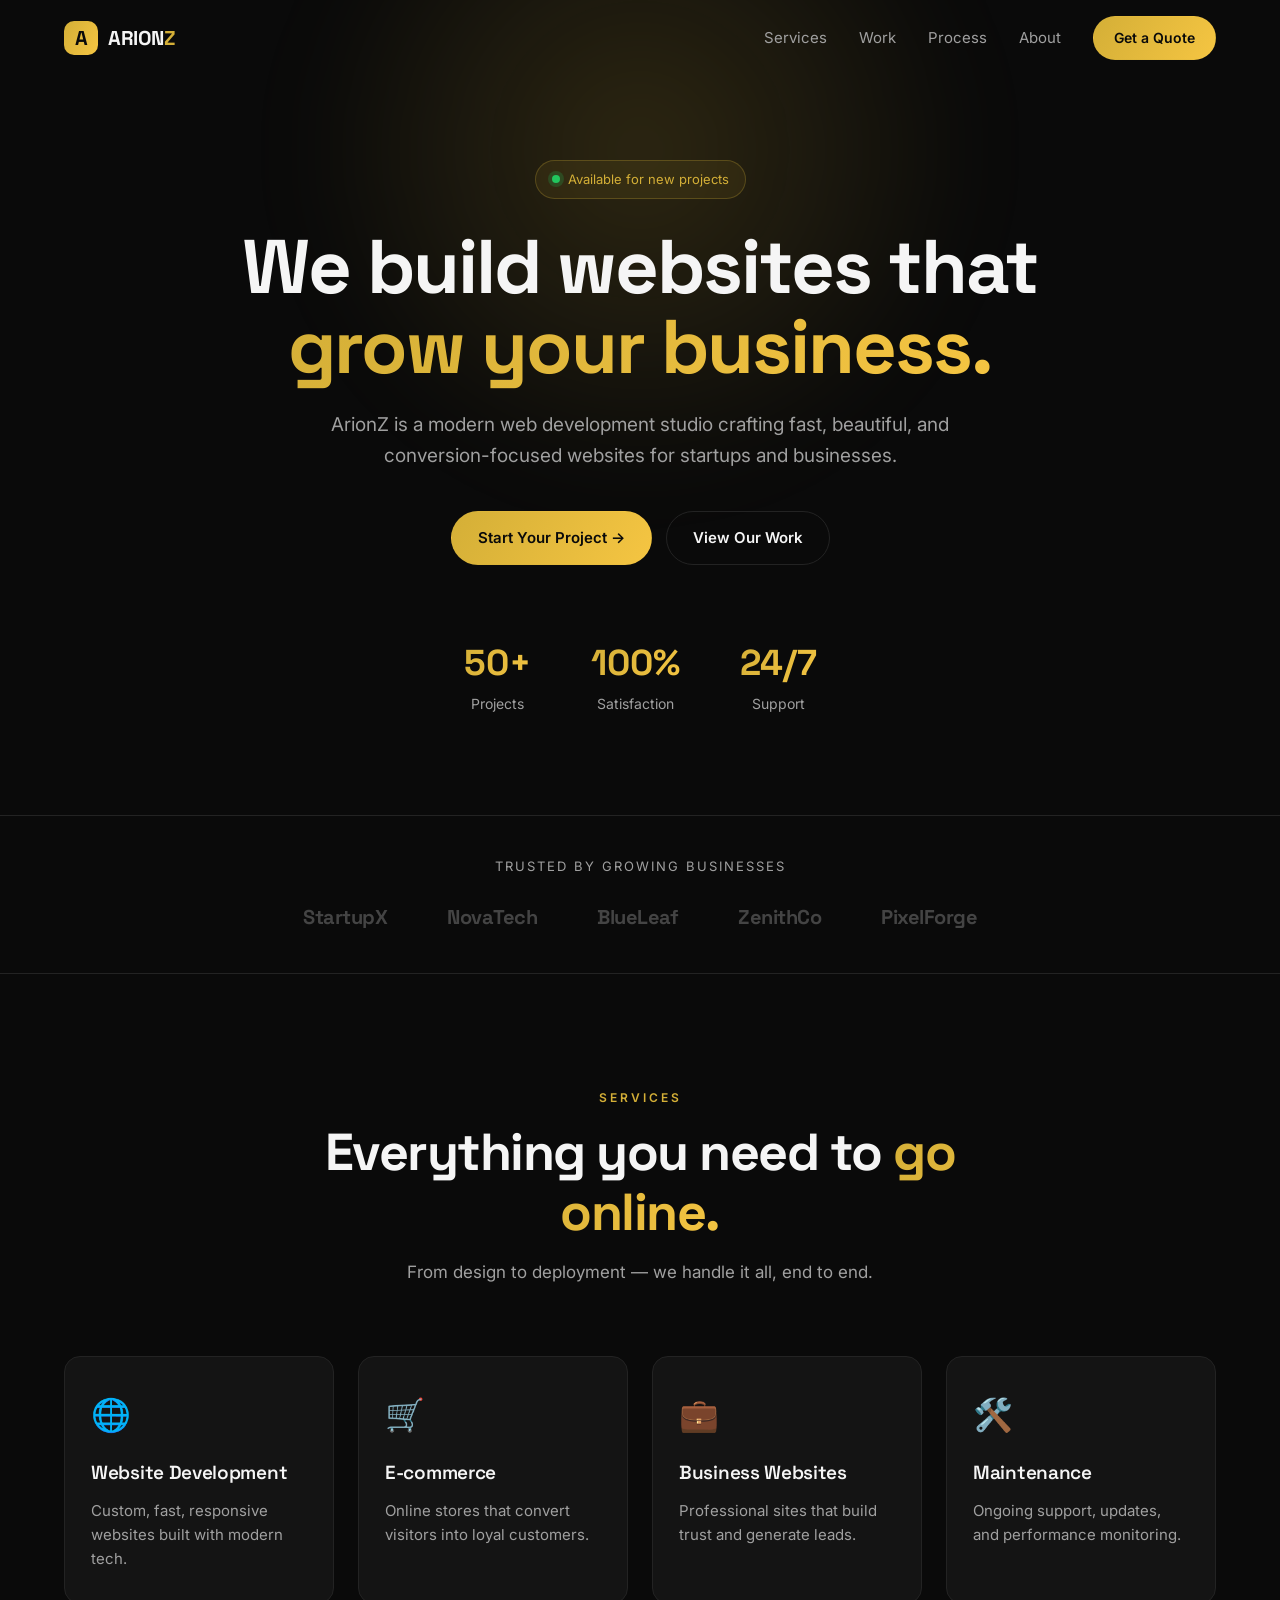
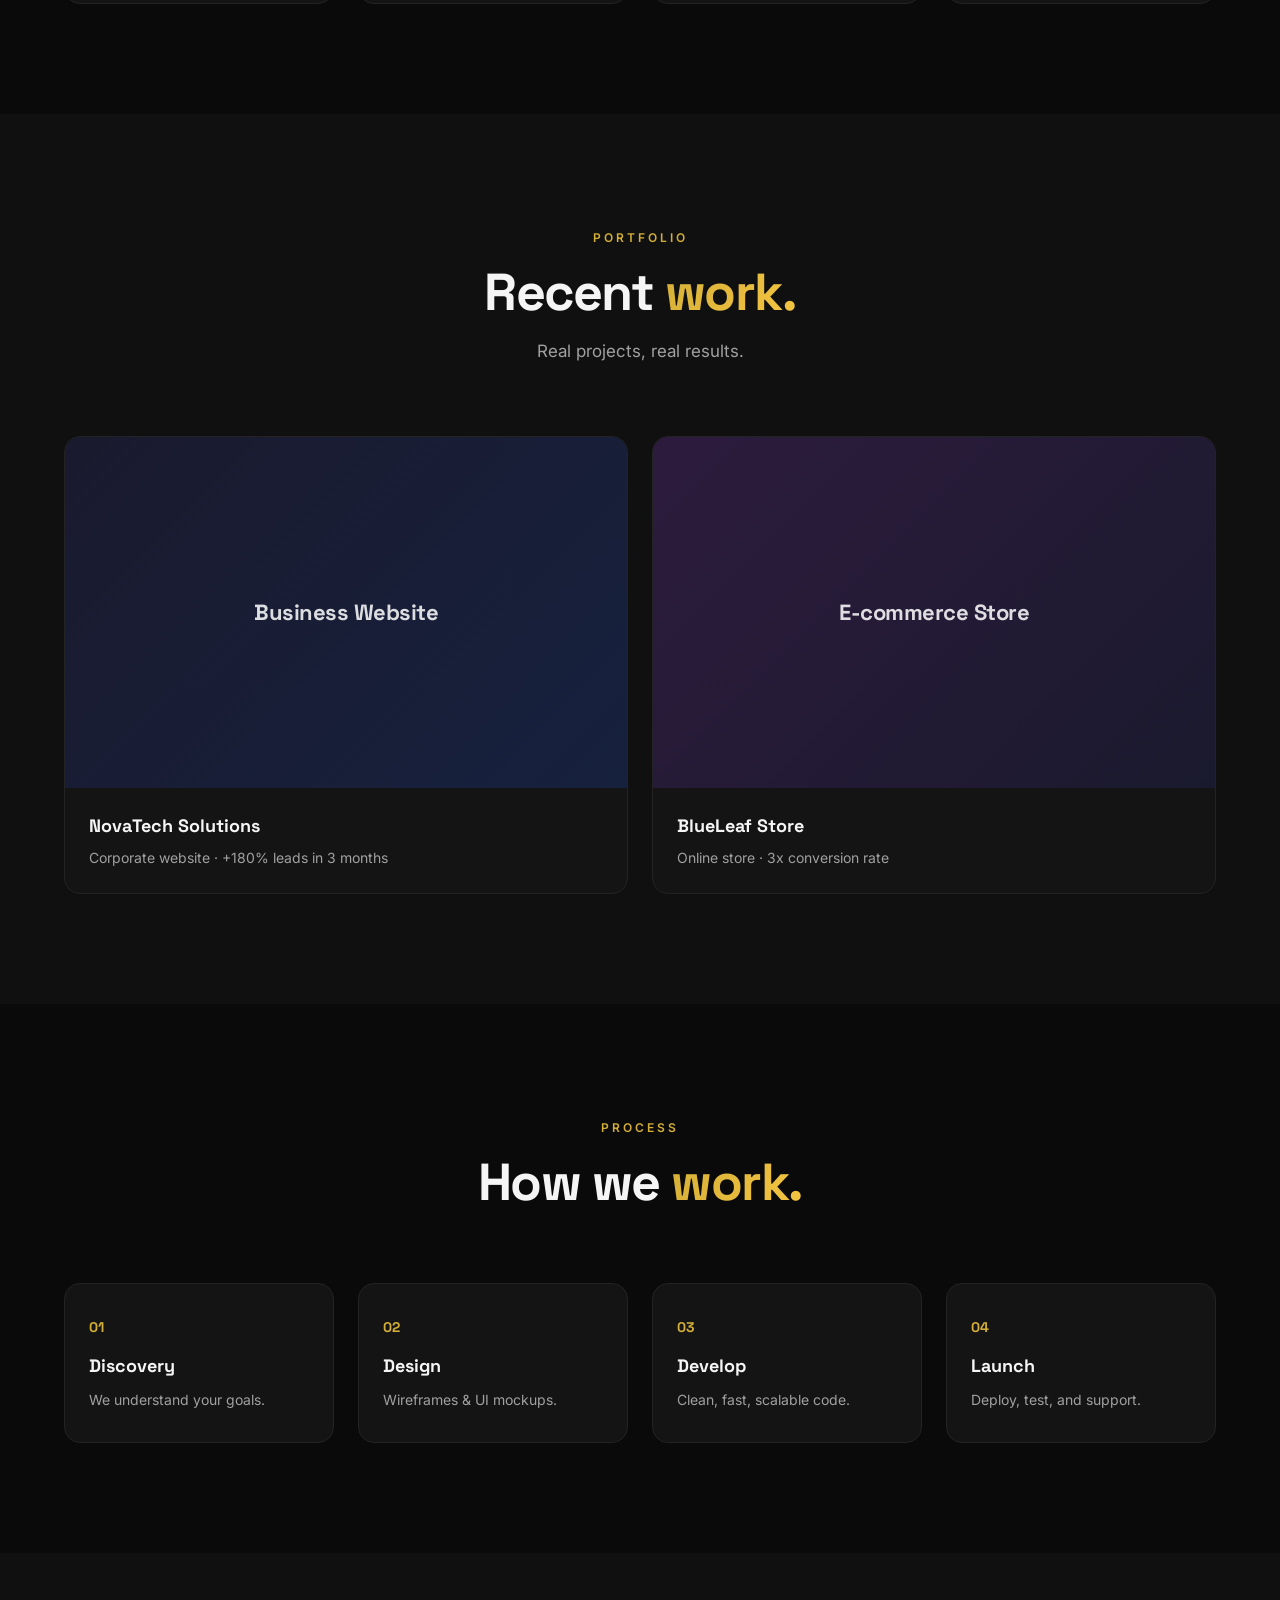
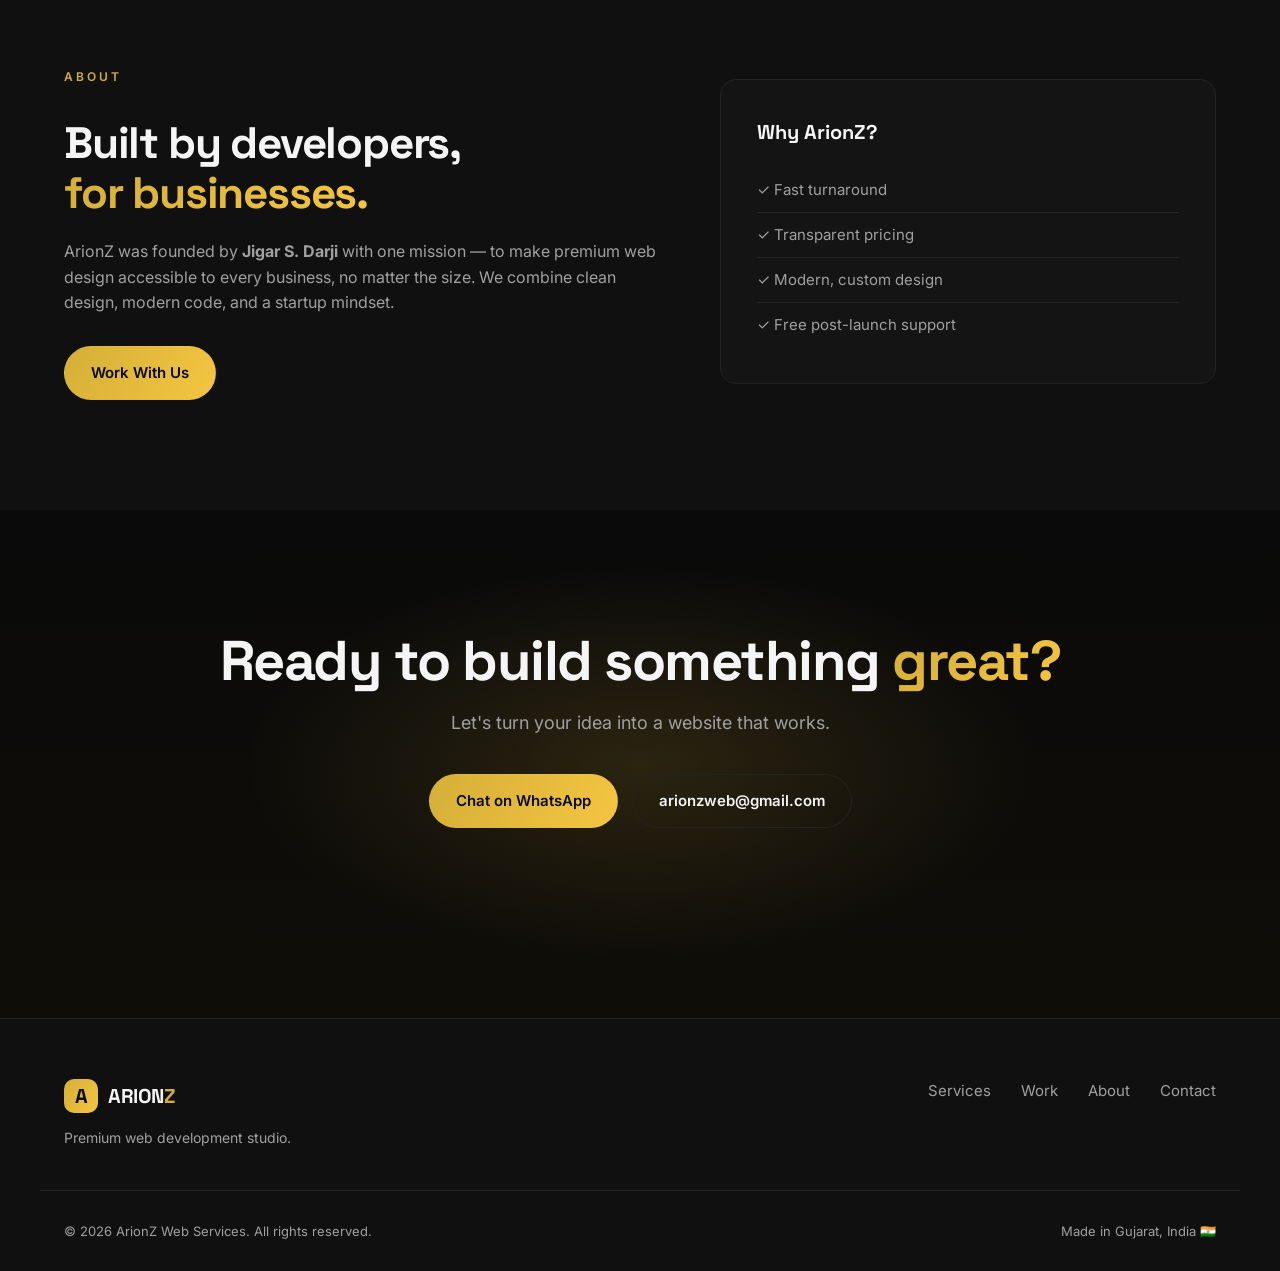
<file: index.html>
<!DOCTYPE html>
<html lang="en">
<head>
  <meta charset="UTF-8" />
  <meta name="viewport" content="width=device-width, initial-scale=1.0" />
  <title>ArionZ — Premium Web Development Agency</title>
  <meta name="description" content="ArionZ builds fast, modern, conversion-focused websites for startups and businesses." />
  <link rel="preconnect" href="https://fonts.googleapis.com" />
  <link rel="preconnect" href="https://fonts.gstatic.com" crossorigin />
  <link href="https://fonts.googleapis.com/css2?family=Inter:wght@400;500;600;700;800&family=Space+Grotesk:wght@500;700&display=swap" rel="stylesheet" />
  <link rel="stylesheet" href="style.css" />
</head>
<body>

  <!-- ===== NAVBAR ===== -->
  <header class="nav" id="nav">
    <div class="container nav-inner">
      <a href="index.html" class="logo">
        <span class="logo-mark">A</span>
        <span class="logo-text">ARION<span class="gold">Z</span></span>
      </a>
      <nav class="nav-links" id="navLinks">
        <a href="#services">Services</a>
        <a href="#work">Work</a>
        <a href="#process">Process</a>
        <a href="#about">About</a>
        <a href="#contact" class="btn btn-primary">Get a Quote</a>
      </nav>
      <button class="menu-btn" id="menuBtn" aria-label="Menu">
        <span></span><span></span><span></span>
      </button>
    </div>
  </header>

  <!-- ===== HERO ===== -->
  <section class="hero">
    <div class="hero-glow"></div>
    <div class="container hero-inner">
      <div class="badge reveal">
        <span class="dot"></span> Available for new projects
      </div>
      <h1 class="reveal">
        We build websites that<br />
        <span class="gradient-text">grow your business.</span>
      </h1>
      <p class="hero-sub reveal">
        ArionZ is a modern web development studio crafting fast, beautiful,
        and conversion-focused websites for startups and businesses.
      </p>
      <div class="hero-cta reveal">
        <a href="#contact" class="btn btn-primary">Start Your Project →</a>
        <a href="#work" class="btn btn-ghost">View Our Work</a>
      </div>
      <div class="hero-stats reveal">
        <div><strong>50+</strong><span>Projects</span></div>
        <div><strong>100%</strong><span>Satisfaction</span></div>
        <div><strong>24/7</strong><span>Support</span></div>
      </div>
    </div>
  </section>

  <!-- ===== TRUSTED BY ===== -->
  <section class="trusted">
    <div class="container">
      <p class="trusted-label">Trusted by growing businesses</p>
      <div class="trusted-logos">
        <span>StartupX</span>
        <span>NovaTech</span>
        <span>BlueLeaf</span>
        <span>ZenithCo</span>
        <span>PixelForge</span>
      </div>
    </div>
  </section>

  <!-- ===== SERVICES ===== -->
  <section class="section" id="services">
    <div class="container">
      <div class="section-head reveal">
        <span class="eyebrow">Services</span>
        <h2>Everything you need to <span class="gradient-text">go online.</span></h2>
        <p>From design to deployment — we handle it all, end to end.</p>
      </div>
      <div class="grid grid-4">
        <div class="card reveal">
          <div class="card-icon">🌐</div>
          <h3>Website Development</h3>
          <p>Custom, fast, responsive websites built with modern tech.</p>
        </div>
        <div class="card reveal">
          <div class="card-icon">🛒</div>
          <h3>E-commerce</h3>
          <p>Online stores that convert visitors into loyal customers.</p>
        </div>
        <div class="card reveal">
          <div class="card-icon">💼</div>
          <h3>Business Websites</h3>
          <p>Professional sites that build trust and generate leads.</p>
        </div>
        <div class="card reveal">
          <div class="card-icon">🛠️</div>
          <h3>Maintenance</h3>
          <p>Ongoing support, updates, and performance monitoring.</p>
        </div>
      </div>
    </div>
  </section>

  <!-- ===== WORK ===== -->
  <section class="section section-alt" id="work">
    <div class="container">
      <div class="section-head reveal">
        <span class="eyebrow">Portfolio</span>
        <h2>Recent <span class="gradient-text">work.</span></h2>
        <p>Real projects, real results.</p>
      </div>
      <div class="grid grid-2">
        <a href="#" class="work-card reveal">
          <div class="work-thumb" style="background:linear-gradient(135deg,#1a1a2e,#16213e);">
            <span>Business Website</span>
          </div>
          <div class="work-info">
            <h3>NovaTech Solutions</h3>
            <p>Corporate website · +180% leads in 3 months</p>
          </div>
        </a>
        <a href="#" class="work-card reveal">
          <div class="work-thumb" style="background:linear-gradient(135deg,#2d1b3d,#1a1a2e);">
            <span>E-commerce Store</span>
          </div>
          <div class="work-info">
            <h3>BlueLeaf Store</h3>
            <p>Online store · 3x conversion rate</p>
          </div>
        </a>
      </div>
    </div>
  </section>

  <!-- ===== PROCESS ===== -->
  <section class="section" id="process">
    <div class="container">
      <div class="section-head reveal">
        <span class="eyebrow">Process</span>
        <h2>How we <span class="gradient-text">work.</span></h2>
      </div>
      <div class="grid grid-4 process-grid">
        <div class="process-step reveal"><span class="step-num">01</span><h3>Discovery</h3><p>We understand your goals.</p></div>
        <div class="process-step reveal"><span class="step-num">02</span><h3>Design</h3><p>Wireframes & UI mockups.</p></div>
        <div class="process-step reveal"><span class="step-num">03</span><h3>Develop</h3><p>Clean, fast, scalable code.</p></div>
        <div class="process-step reveal"><span class="step-num">04</span><h3>Launch</h3><p>Deploy, test, and support.</p></div>
      </div>
    </div>
  </section>

  <!-- ===== ABOUT ===== -->
  <section class="section section-alt" id="about">
    <div class="container about-grid">
      <div class="reveal">
        <span class="eyebrow">About</span>
        <h2>Built by developers,<br /><span class="gradient-text">for businesses.</span></h2>
        <p>
          ArionZ was founded by <strong>Jigar S. Darji</strong> with one mission —
          to make premium web design accessible to every business, no matter the size.
          We combine clean design, modern code, and a startup mindset.
        </p>
        <a href="#contact" class="btn btn-primary">Work With Us</a>
      </div>
      <div class="about-card reveal">
        <h3>Why ArionZ?</h3>
        <ul>
          <li>✓ Fast turnaround</li>
          <li>✓ Transparent pricing</li>
          <li>✓ Modern, custom design</li>
          <li>✓ Free post-launch support</li>
        </ul>
      </div>
    </div>
  </section>

  <!-- ===== CTA ===== -->
  <section class="cta-section" id="contact">
    <div class="container cta-inner reveal">
      <h2>Ready to build something <span class="gradient-text">great?</span></h2>
      <p>Let's turn your idea into a website that works.</p>
      <div class="hero-cta">
        <a href="https://wa.me/919904116424" class="btn btn-primary">Chat on WhatsApp</a>
        <a href="mailto:arionzweb@gmail.com" class="btn btn-ghost">arionzweb@gmail.com</a>
      </div>
    </div>
  </section>

  <!-- ===== FOOTER ===== -->
  <footer class="footer">
    <div class="container footer-inner">
      <div>
        <div class="logo">
          <span class="logo-mark">A</span>
          <span class="logo-text">ARION<span class="gold">Z</span></span>
        </div>
        <p class="footer-tag">Premium web development studio.</p>
      </div>
      <div class="footer-links">
        <a href="#services">Services</a>
        <a href="#work">Work</a>
        <a href="#about">About</a>
        <a href="#contact">Contact</a>
      </div>
    </div>
    <div class="container footer-bottom">
      <p>© 2026 ArionZ Web Services. All rights reserved.</p>
      <p>Made in Gujarat, India 🇮🇳</p>
    </div>
  </footer>

  <script src="script.js"></script>
</body>
</html>
</file>
<file: style.css>
/* ===== RESET & VARIABLES ===== */
*, *::before, *::after { margin: 0; padding: 0; box-sizing: border-box; }

:root {
  --bg: #0a0a0a;
  --bg-alt: #101010;
  --card: #141414;
  --border: #232323;
  --text: #f5f5f5;
  --muted: #a0a0a0;
  --gold: #d4af37;
  --accent1: #d4af37;
  --accent2: #f5c542;
  --radius: 16px;
  --font: 'Inter', system-ui, -apple-system, sans-serif;
  --font-display: 'Space Grotesk', 'Inter', sans-serif;
}

html { scroll-behavior: smooth; }

body {
  background: var(--bg);
  color: var(--text);
  font-family: var(--font);
  line-height: 1.6;
  -webkit-font-smoothing: antialiased;
  overflow-x: hidden;
}

a { color: inherit; text-decoration: none; }
img { max-width: 100%; display: block; }

.container {
  max-width: 1200px;
  margin: 0 auto;
  padding: 0 24px;
}

.gold { color: var(--gold); }

.gradient-text {
  background: linear-gradient(120deg, var(--accent1), var(--accent2));
  -webkit-background-clip: text;
  background-clip: text;
  -webkit-text-fill-color: transparent;
}

/* ===== BUTTONS ===== */
.btn {
  display: inline-flex;
  align-items: center;
  gap: 8px;
  padding: 14px 26px;
  border-radius: 100px;
  font-weight: 600;
  font-size: 15px;
  transition: all 0.3s cubic-bezier(0.4, 0, 0.2, 1);
  cursor: pointer;
  border: 1px solid transparent;
}

.btn-primary {
  background: linear-gradient(120deg, var(--accent1), var(--accent2));
  color: #0a0a0a;
}
.btn-primary:hover {
  transform: translateY(-2px);
  box-shadow: 0 12px 32px rgba(212, 175, 55, 0.35);
}

.btn-ghost {
  background: transparent;
  border: 1px solid var(--border);
  color: var(--text);
}
.btn-ghost:hover {
  border-color: var(--gold);
  background: rgba(212, 175, 55, 0.05);
}

/* ===== NAVBAR ===== */
.nav {
  position: fixed;
  top: 0; left: 0; right: 0;
  z-index: 1000;
  padding: 16px 0;
  transition: all 0.3s ease;
}
.nav.scrolled {
  background: rgba(10, 10, 10, 0.75);
  backdrop-filter: blur(20px);
  -webkit-backdrop-filter: blur(20px);
  border-bottom: 1px solid var(--border);
  padding: 12px 0;
}
.nav-inner {
  display: flex;
  align-items: center;
  justify-content: space-between;
}

.logo { display: flex; align-items: center; gap: 10px; font-family: var(--font-display); font-weight: 700; font-size: 20px; letter-spacing: -0.5px; }
.logo-mark {
  width: 34px; height: 34px;
  display: grid; place-items: center;
  background: linear-gradient(120deg, var(--accent1), var(--accent2));
  color: #0a0a0a;
  border-radius: 10px;
  font-weight: 800;
}

.nav-links { display: flex; align-items: center; gap: 32px; }
.nav-links a { font-size: 15px; color: var(--muted); transition: color 0.2s; }
.nav-links a:hover { color: var(--text); }
.nav-links .btn { color: #0a0a0a; padding: 10px 20px; font-size: 14px; }
.nav-links .btn:hover { color: #0a0a0a; }

.menu-btn {
  display: none;
  background: none; border: none; cursor: pointer;
  flex-direction: column; gap: 5px;
}
.menu-btn span { width: 24px; height: 2px; background: var(--text); border-radius: 2px; transition: 0.3s; }

/* ===== HERO ===== */
.hero {
  position: relative;
  padding: 160px 0 100px;
  text-align: center;
  overflow: hidden;
}
.hero-glow {
  position: absolute;
  top: -200px; left: 50%;
  transform: translateX(-50%);
  width: 700px; height: 700px;
  background: radial-gradient(circle, rgba(212,175,55,0.18), transparent 70%);
  pointer-events: none;
  filter: blur(40px);
}

.badge {
  display: inline-flex;
  align-items: center;
  gap: 8px;
  padding: 8px 16px;
  background: rgba(212, 175, 55, 0.08);
  border: 1px solid rgba(212, 175, 55, 0.25);
  border-radius: 100px;
  font-size: 13px;
  color: var(--gold);
  margin-bottom: 28px;
}
.badge .dot {
  width: 8px; height: 8px;
  background: #22c55e;
  border-radius: 50%;
  box-shadow: 0 0 0 4px rgba(34,197,94,0.2);
  animation: pulse 2s infinite;
}
@keyframes pulse {
  0%, 100% { opacity: 1; }
  50% { opacity: 0.5; }
}

.hero h1 {
  font-family: var(--font-display);
  font-size: clamp(40px, 7vw, 76px);
  font-weight: 700;
  line-height: 1.05;
  letter-spacing: -2px;
  margin-bottom: 24px;
}

.hero-sub {
  font-size: clamp(16px, 2vw, 19px);
  color: var(--muted);
  max-width: 620px;
  margin: 0 auto 40px;
}

.hero-cta { display: flex; gap: 14px; justify-content: center; flex-wrap: wrap; margin-bottom: 70px; }

.hero-stats {
  display: flex;
  justify-content: center;
  gap: 60px;
  flex-wrap: wrap;
}
.hero-stats div { display: flex; flex-direction: column; }
.hero-stats strong {
  font-family: var(--font-display);
  font-size: 36px;
  font-weight: 700;
  background: linear-gradient(120deg, var(--accent1), var(--accent2));
  -webkit-background-clip: text; background-clip: text;
  -webkit-text-fill-color: transparent;
}
.hero-stats span { font-size: 14px; color: var(--muted); }

/* ===== TRUSTED ===== */
.trusted { padding: 40px 0; border-top: 1px solid var(--border); border-bottom: 1px solid var(--border); }
.trusted-label { text-align: center; color: var(--muted); font-size: 13px; letter-spacing: 2px; text-transform: uppercase; margin-bottom: 24px; }
.trusted-logos {
  display: flex; justify-content: center; gap: 60px; flex-wrap: wrap;
  font-family: var(--font-display); font-weight: 700; font-size: 20px;
  color: #444; letter-spacing: -0.5px;
}

/* ===== SECTIONS ===== */
.section { padding: 110px 0; }
.section-alt { background: var(--bg-alt); }

.section-head { text-align: center; max-width: 700px; margin: 0 auto 70px; }
.eyebrow {
  display: inline-block;
  font-size: 12px; font-weight: 600;
  letter-spacing: 3px; text-transform: uppercase;
  color: var(--gold);
  margin-bottom: 16px;
}
.section-head h2 {
  font-family: var(--font-display);
  font-size: clamp(32px, 4.5vw, 52px);
  font-weight: 700;
  letter-spacing: -1.5px;
  line-height: 1.15;
  margin-bottom: 16px;
}
.section-head p { color: var(--muted); font-size: 17px; }

/* ===== GRID & CARDS ===== */
.grid { display: grid; gap: 24px; }
.grid-2 { grid-template-columns: repeat(2, 1fr); }
.grid-4 { grid-template-columns: repeat(4, 1fr); }

.card {
  background: var(--card);
  border: 1px solid var(--border);
  border-radius: var(--radius);
  padding: 32px 26px;
  transition: all 0.35s cubic-bezier(0.4, 0, 0.2, 1);
}
.card:hover {
  transform: translateY(-6px);
  border-color: rgba(212, 175, 55, 0.4);
  box-shadow: 0 20px 40px rgba(0,0,0,0.4);
}
.card-icon { font-size: 32px; margin-bottom: 18px; }
.card h3 { font-family: var(--font-display); font-size: 19px; font-weight: 600; margin-bottom: 10px; letter-spacing: -0.3px; }
.card p { color: var(--muted); font-size: 15px; }

/* ===== WORK ===== */
.work-card {
  display: block;
  border-radius: var(--radius);
  overflow: hidden;
  border: 1px solid var(--border);
  background: var(--card);
  transition: all 0.35s ease;
}
.work-card:hover { transform: translateY(-6px); border-color: rgba(212,175,55,0.4); }
.work-thumb {
  aspect-ratio: 16/10;
  display: grid; place-items: center;
  font-family: var(--font-display); font-weight: 700; font-size: 22px;
  color: rgba(255,255,255,0.85);
  letter-spacing: -0.5px;
}
.work-info { padding: 24px; }
.work-info h3 { font-family: var(--font-display); font-size: 18px; margin-bottom: 6px; }
.work-info p { color: var(--muted); font-size: 14px; }

/* ===== PROCESS ===== */
.process-grid { position: relative; }
.process-step {
  padding: 30px 24px;
  border: 1px solid var(--border);
  border-radius: var(--radius);
  background: var(--card);
  transition: 0.3s;
}
.process-step:hover { border-color: rgba(212,175,55,0.4); }
.step-num {
  display: inline-block;
  font-family: var(--font-display);
  font-size: 14px; font-weight: 700;
  color: var(--gold);
  margin-bottom: 14px;
}
.process-step h3 { font-family: var(--font-display); font-size: 18px; margin-bottom: 8px; }
.process-step p { color: var(--muted); font-size: 14px; }

/* ===== ABOUT ===== */
.about-grid { display: grid; grid-template-columns: 1.2fr 1fr; gap: 60px; align-items: center; }
.about-grid h2 {
  font-family: var(--font-display);
  font-size: clamp(30px, 4vw, 44px);
  font-weight: 700;
  letter-spacing: -1.2px;
  line-height: 1.15;
  margin: 16px 0 20px;
}
.about-grid p { color: var(--muted); font-size: 16px; margin-bottom: 30px; }
.about-card {
  background: var(--card);
  border: 1px solid var(--border);
  border-radius: var(--radius);
  padding: 36px;
}
.about-card h3 { font-family: var(--font-display); font-size: 20px; margin-bottom: 20px; }
.about-card ul { list-style: none; }
.about-card li { padding: 10px 0; color: var(--muted); font-size: 15px; border-bottom: 1px solid var(--border); }
.about-card li:last-child { border-bottom: none; }

/* ===== CTA ===== */
.cta-section {
  padding: 120px 0;
  background: linear-gradient(180deg, var(--bg), #0f0d08);
  text-align: center;
  position: relative;
  overflow: hidden;
}
.cta-section::before {
  content: '';
  position: absolute;
  top: 50%; left: 50%;
  transform: translate(-50%, -50%);
  width: 800px; height: 400px;
  background: radial-gradient(ellipse, rgba(212,175,55,0.15), transparent 70%);
  pointer-events: none;
}
.cta-inner { position: relative; }
.cta-section h2 {
  font-family: var(--font-display);
  font-size: clamp(32px, 5vw, 56px);
  font-weight: 700;
  letter-spacing: -1.5px;
  line-height: 1.1;
  margin-bottom: 18px;
}
.cta-section p { color: var(--muted); font-size: 18px; margin-bottom: 36px; }

/* ===== FOOTER ===== */
.footer { padding: 60px 0 30px; border-top: 1px solid var(--border); background: var(--bg-alt); }
.footer-inner { display: flex; justify-content: space-between; align-items: flex-start; gap: 40px; flex-wrap: wrap; margin-bottom: 40px; }
.footer-tag { color: var(--muted); font-size: 14px; margin-top: 14px; }
.footer-links { display: flex; gap: 30px; flex-wrap: wrap; }
.footer-links a { color: var(--muted); font-size: 15px; transition: color 0.2s; }
.footer-links a:hover { color: var(--gold); }
.footer-bottom {
  display: flex; justify-content: space-between; flex-wrap: wrap; gap: 10px;
  padding-top: 30px; border-top: 1px solid var(--border);
  color: var(--muted); font-size: 13px;
}

/* ===== REVEAL ANIMATION ===== */
.reveal {
  opacity: 0;
  transform: translateY(30px);
  transition: opacity 0.8s cubic-bezier(0.4,0,0.2,1), transform 0.8s cubic-bezier(0.4,0,0.2,1);
}
.reveal.in { opacity: 1; transform: translateY(0); }

/* ===== RESPONSIVE ===== */
@media (max-width: 900px) {
  .grid-4 { grid-template-columns: repeat(2, 1fr); }
  .about-grid { grid-template-columns: 1fr; gap: 40px; }
  .trusted-logos { gap: 30px; font-size: 16px; }
}

@media (max-width: 640px) {
  .nav-links {
    position: fixed;
    top: 0; right: -100%;
    width: 80%; height: 100vh;
    background: var(--bg-alt);
    flex-direction: column;
    justify-content: center;
    transition: right 0.4s ease;
    border-left: 1px solid var(--border);
  }
  .nav-links.open { right: 0; }
  .menu-btn { display: flex; }

  .grid-2, .grid-4 { grid-template-columns: 1fr; }
  .hero-stats { gap: 30px; }
  .hero { padding: 130px 0 70px; }
  .section { padding: 80px 0; }
}
</file>
